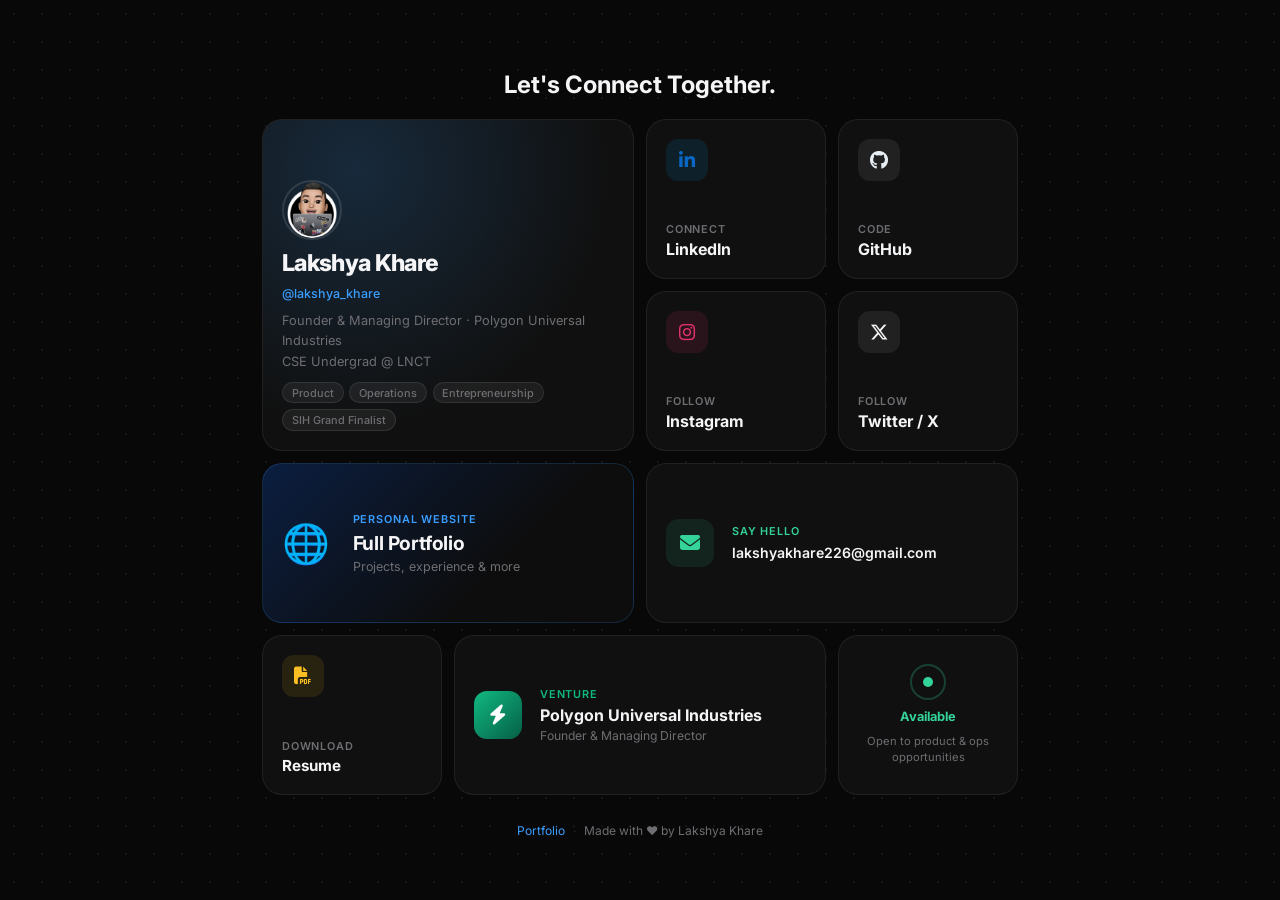
<file: bento.html>
<!DOCTYPE html>
<html lang="en">
<head>
  <meta charset="UTF-8">
  <meta name="viewport" content="width=device-width, initial-scale=1.0">
  <title>Lakshya Khare — Links</title>

  <!-- Primary Meta -->
  <meta name="description" content="All links for Lakshya Khare — Portfolio, Social Media, Resume, and more.">
  <meta name="author" content="Lakshya Khare">
  <meta name="robots" content="index, follow">

  <!-- Open Graph -->
  <meta property="og:type" content="website">
  <meta property="og:url" content="https://lakshya-khare.github.io/Portfolio/bento.html">
  <meta property="og:title" content="Lakshya Khare — Links">
  <meta property="og:description" content="Portfolio, Social Media, Resume, and more.">
  <meta property="og:image" content="https://lakshya-khare.github.io/Portfolio/assets/profile.png">

  <!-- Twitter -->
  <meta name="twitter:card" content="summary_large_image">
  <meta name="twitter:creator" content="@lakshya_khare">
  <meta name="twitter:title" content="Lakshya Khare — Links">
  <meta name="twitter:description" content="Portfolio, Social Media, Resume, and more.">

  <!-- Canonical -->
  <link rel="canonical" href="https://lakshya-khare.github.io/Portfolio/bento.html">

  <!-- Favicon -->
  <link rel="icon" type="image/png" sizes="32x32" href="assets/favicon/favicon-32x32.png">
  <link rel="apple-touch-icon" sizes="180x180" href="assets/favicon/apple-touch-icon.png">

  <!-- Fonts -->
  <link rel="preconnect" href="https://fonts.googleapis.com">
  <link rel="preconnect" href="https://fonts.gstatic.com" crossorigin>
  <link href="https://fonts.googleapis.com/css2?family=Inter:ital,wght@0,400;0,500;0,600;0,700;0,800;1,400&display=swap" rel="stylesheet">

  <!-- Icons -->
  <link rel="stylesheet" href="https://cdnjs.cloudflare.com/ajax/libs/font-awesome/6.5.1/css/all.min.css" integrity="sha512-DTOQO9RWCH3ppGqcWaEA1BIZOC6xxalwEsw9c2QQeAIftl+Vegovlnee1c9QX4TctnWMn13TZye+giMm8e2LwA==" crossorigin="anonymous" referrerpolicy="no-referrer">

  <style>
    *, *::before, *::after { box-sizing: border-box; margin: 0; padding: 0; }

    :root {
      --bg:         #080808;
      --card:       #101010;
      --card-hover: #161616;
      --border:     rgba(255, 255, 255, 0.07);
      --text:       #f5f5f7;
      --muted:      #6e6e73;
      --accent:     #3a9eff;
      --r:          20px;
      --gap:        12px;
      --col:        180px;
      --row:        160px;
      --ease:       cubic-bezier(.25, .1, .25, 1);
      --font:       'Inter', -apple-system, BlinkMacSystemFont, 'Segoe UI', sans-serif;
    }

    html { font-size: 16px; -webkit-font-smoothing: antialiased; }

    body {
      font-family: var(--font);
      background: var(--bg);
      color: var(--text);
      min-height: 100dvh;
      display: flex;
      flex-direction: column;
      align-items: center;
      justify-content: center;
      padding: 2.5rem 1rem 2rem;
    }

    /* Subtle dot grid background */
    body::before {
      content: '';
      position: fixed;
      inset: 0;
      background-image: radial-gradient(circle, rgba(255,255,255,.06) 1px, transparent 1px);
      background-size: 28px 28px;
      pointer-events: none;
      z-index: 0;
    }

    /* ── Bento grid ── */
    .bento {
      position: relative;
      z-index: 1;
      display: grid;
      grid-template-columns: repeat(4, var(--col));
      grid-auto-rows: var(--row);
      gap: var(--gap);
      width: 100%;
      max-width: calc(4 * var(--col) + 3 * var(--gap));
    }

    /* ── Base card ── */
    .card {
      background: var(--card);
      border: 1px solid var(--border);
      border-radius: var(--r);
      padding: 1.2rem;
      display: flex;
      flex-direction: column;
      text-decoration: none;
      color: var(--text);
      position: relative;
      overflow: hidden;
      cursor: pointer;
      transition:
        transform     .28s var(--ease),
        background    .28s var(--ease),
        border-color  .28s var(--ease),
        box-shadow    .28s var(--ease);
    }
    .card:focus-visible {
      outline: 2px solid var(--accent);
      outline-offset: 3px;
    }
    .card:hover {
      transform: translateY(-4px) scale(1.015);
      background: var(--card-hover);
      border-color: rgba(255, 255, 255, 0.13);
      box-shadow: 0 12px 40px rgba(0, 0, 0, .55);
    }

    /* Arrow shown on hover */
    .card__arrow {
      position: absolute;
      top: 1rem;
      right: 1rem;
      font-size: .75rem;
      color: var(--muted);
      opacity: 0;
      transform: translate(-3px, 3px);
      transition: opacity .22s var(--ease), transform .22s var(--ease);
    }
    .card:hover .card__arrow { opacity: 1; transform: translate(0, 0); }

    /* ── Grid placements ── */
    .card--profile   { grid-column: 1 / 3; grid-row: 1 / 3; }
    .card--linkedin  { grid-column: 3;     grid-row: 1;     }
    .card--github    { grid-column: 4;     grid-row: 1;     }
    .card--insta     { grid-column: 3;     grid-row: 2;     }
    .card--twitter   { grid-column: 4;     grid-row: 2;     }
    .card--portfolio { grid-column: 1 / 3; grid-row: 3;     }
    .card--email     { grid-column: 3 / 5; grid-row: 3;     }
    .card--resume    { grid-column: 1;     grid-row: 4;     }
    .card--company   { grid-column: 2 / 4; grid-row: 4;     }
    .card--status    { grid-column: 4;     grid-row: 4;     }

    /* ── Profile card ── */
    .card--profile {
      justify-content: flex-end;
      gap: .6rem;
    }
    .profile__glow {
      position: absolute;
      inset: 0;
      background: radial-gradient(ellipse at 25% 15%, rgba(58, 158, 255, .18) 0%, transparent 65%);
      pointer-events: none;
    }
    .profile__avatar {
      width: 60px;
      height: 60px;
      border-radius: 50%;
      object-fit: cover;
      border: 2px solid rgba(255, 255, 255, .12);
      position: relative;
      z-index: 1;
      flex-shrink: 0;
    }
    .profile__name {
      font-size: 1.45rem;
      font-weight: 800;
      letter-spacing: -.03em;
      line-height: 1.15;
      position: relative;
      z-index: 1;
    }
    .profile__handle {
      font-size: .78rem;
      color: var(--accent);
      font-weight: 500;
      position: relative;
      z-index: 1;
    }
    .profile__bio {
      font-size: .8rem;
      color: var(--muted);
      line-height: 1.6;
      position: relative;
      z-index: 1;
    }
    .profile__tags {
      display: flex;
      flex-wrap: wrap;
      gap: .35rem;
      position: relative;
      z-index: 1;
    }
    .profile__tag {
      font-size: .68rem;
      font-weight: 500;
      padding: .18rem .55rem;
      border-radius: 999px;
      background: rgba(255, 255, 255, .06);
      border: 1px solid rgba(255, 255, 255, .09);
      color: var(--muted);
    }

    /* ── Social cards ── */
    .card--social { justify-content: space-between; }
    .social__icon {
      width: 42px;
      height: 42px;
      border-radius: 12px;
      display: flex;
      align-items: center;
      justify-content: center;
      font-size: 1.15rem;
      flex-shrink: 0;
    }
    .social__label {
      font-size: .68rem;
      font-weight: 600;
      letter-spacing: .07em;
      text-transform: uppercase;
      color: var(--muted);
      margin-bottom: .2rem;
    }
    .social__name {
      font-size: 1rem;
      font-weight: 700;
    }

    /* LinkedIn */
    .card--linkedin .social__icon { background: rgba(0, 119, 181, .15); color: #0a66c2; }
    .card--linkedin:hover { border-color: rgba(10, 102, 194, .35); box-shadow: 0 12px 40px rgba(10, 102, 194, .18); }

    /* GitHub */
    .card--github .social__icon { background: rgba(255, 255, 255, .07); color: #e6edf3; }
    .card--github:hover { border-color: rgba(255, 255, 255, .18); }

    /* Instagram */
    .card--insta .social__icon { background: rgba(225, 48, 108, .12); color: #e1306c; }
    .card--insta:hover { border-color: rgba(225, 48, 108, .32); box-shadow: 0 12px 40px rgba(225, 48, 108, .14); }

    /* Twitter / X */
    .card--twitter .social__icon { background: rgba(255, 255, 255, .07); color: #f5f5f5; }
    .card--twitter:hover { border-color: rgba(255, 255, 255, .16); }

    /* ── Portfolio card ── */
    .card--portfolio {
      flex-direction: row;
      align-items: center;
      gap: 1.4rem;
      background: linear-gradient(135deg, #0b1e40 0%, #0d0d0d 65%);
      border-color: rgba(58, 158, 255, .18);
    }
    .card--portfolio:hover {
      border-color: rgba(58, 158, 255, .4);
      box-shadow: 0 12px 40px rgba(58, 158, 255, .16);
    }
    .port__emoji { font-size: 2.4rem; flex-shrink: 0; line-height: 1; }
    .port__chip {
      font-size: .68rem;
      font-weight: 600;
      letter-spacing: .08em;
      text-transform: uppercase;
      color: var(--accent);
      margin-bottom: .3rem;
    }
    .port__title {
      font-size: 1.2rem;
      font-weight: 700;
      letter-spacing: -.01em;
    }
    .port__sub {
      font-size: .78rem;
      color: var(--muted);
      margin-top: .25rem;
    }

    /* ── Email card ── */
    .card--email {
      flex-direction: row;
      align-items: center;
      gap: 1.1rem;
    }
    .card--email:hover { border-color: rgba(52, 211, 153, .3); box-shadow: 0 12px 40px rgba(52, 211, 153, .1); }
    .email__icon {
      width: 48px;
      height: 48px;
      border-radius: 13px;
      background: rgba(52, 211, 153, .1);
      color: #34d399;
      display: flex;
      align-items: center;
      justify-content: center;
      font-size: 1.25rem;
      flex-shrink: 0;
    }
    .email__chip {
      font-size: .68rem;
      font-weight: 600;
      letter-spacing: .08em;
      text-transform: uppercase;
      color: #34d399;
      margin-bottom: .3rem;
    }
    .email__addr {
      font-size: .88rem;
      font-weight: 600;
      word-break: break-all;
      line-height: 1.4;
    }

    /* ── Resume card ── */
    .card--resume { justify-content: space-between; }
    .card--resume:hover { border-color: rgba(251, 191, 36, .28); box-shadow: 0 12px 40px rgba(251, 191, 36, .1); }
    .resume__icon {
      width: 42px;
      height: 42px;
      border-radius: 12px;
      background: rgba(251, 191, 36, .1);
      color: #fbbf24;
      display: flex;
      align-items: center;
      justify-content: center;
      font-size: 1.1rem;
    }
    .resume__chip {
      font-size: .68rem;
      font-weight: 600;
      letter-spacing: .07em;
      text-transform: uppercase;
      color: var(--muted);
      margin-bottom: .2rem;
    }
    .resume__title {
      font-size: .95rem;
      font-weight: 700;
    }

    /* ── Company card ── */
    .card--company {
      flex-direction: row;
      align-items: center;
      gap: 1.1rem;
    }
    .card--company:hover { border-color: rgba(16, 185, 129, .28); box-shadow: 0 12px 40px rgba(16, 185, 129, .1); }
    .company__logo {
      width: 48px;
      height: 48px;
      border-radius: 13px;
      background: linear-gradient(135deg, #10b981, #065f46);
      color: #fff;
      display: flex;
      align-items: center;
      justify-content: center;
      font-size: 1.25rem;
      flex-shrink: 0;
    }
    .company__chip {
      font-size: .68rem;
      font-weight: 600;
      letter-spacing: .08em;
      text-transform: uppercase;
      color: #10b981;
      margin-bottom: .3rem;
    }
    .company__name { font-size: 1rem; font-weight: 700; }
    .company__role { font-size: .76rem; color: var(--muted); margin-top: .2rem; }

    /* ── Status card ── */
    .card--status {
      align-items: center;
      justify-content: center;
      text-align: center;
      gap: .55rem;
    }
    .status__ring {
      width: 36px;
      height: 36px;
      border-radius: 50%;
      border: 2px solid rgba(52, 211, 153, .25);
      display: flex;
      align-items: center;
      justify-content: center;
      animation: ring-pulse 2.2s ease-in-out infinite;
    }
    .status__dot {
      width: 10px;
      height: 10px;
      border-radius: 50%;
      background: #34d399;
    }
    @keyframes ring-pulse {
      0%, 100% { border-color: rgba(52, 211, 153, .25); }
      50%       { border-color: rgba(52, 211, 153, .6);  }
    }
    .status__label { font-size: .8rem; font-weight: 700; color: #34d399; }
    .status__text  { font-size: .7rem; color: var(--muted); line-height: 1.5; }

    /* ── Footer ── */
    .bento-footer {
      position: relative;
      z-index: 1;
      margin-top: 1.75rem;
      text-align: center;
      color: var(--muted);
      font-size: .75rem;
      display: flex;
      align-items: center;
      gap: .5rem;
    }
    .bento-footer a { color: var(--accent); text-decoration: none; }
    .bento-footer a:hover { text-decoration: underline; }
    .footer__sep { opacity: .3; }

    /* ── Responsive — tablet ── */
    @media (max-width: 800px) {
      :root { --col: 150px; --row: 140px; }
    }

    /* ── Responsive — mobile ── */
    @media (max-width: 640px) {
      :root { --col: 1fr; --row: 130px; --gap: 10px; }

      .bento {
        grid-template-columns: repeat(2, 1fr);
        grid-auto-rows: var(--row);
        max-width: 100%;
      }

      /* Re-place every card for 2-col layout */
      .card--profile   { grid-column: 1 / 3; grid-row: 1 / 3; }
      .card--linkedin  { grid-column: 1;     grid-row: 3;     }
      .card--github    { grid-column: 2;     grid-row: 3;     }
      .card--insta     { grid-column: 1;     grid-row: 4;     }
      .card--twitter   { grid-column: 2;     grid-row: 4;     }
      .card--portfolio { grid-column: 1 / 3; grid-row: 5;     }
      .card--email     { grid-column: 1 / 3; grid-row: 6;     }
      .card--resume    { grid-column: 1;     grid-row: 7;     }
      .card--company   { grid-column: 1 / 3; grid-row: 8;     }
      .card--status    { grid-column: 2;     grid-row: 7;     }

      /* Keep wide cards as rows — they span full width so row layout fits fine */
      .card--portfolio { flex-direction: row; align-items: center; gap: .85rem; }
      .card--email     { flex-direction: row; align-items: center; gap: .85rem; }
      .card--company   { flex-direction: row; }

      .port__emoji  { font-size: 1.6rem; }
      .port__chip   { font-size: .62rem; }
      .port__title  { font-size: .95rem; }
      .port__sub    { font-size: .72rem; }

      .email__icon  { width: 40px; height: 40px; font-size: 1rem; flex-shrink: 0; }
      .email__chip  { font-size: .62rem; }
      .email__addr  { font-size: .78rem; }
    }
  </style>
</head>
<body>
<h2>Let's Connect Together.</h2><br>
  <main class="bento" aria-label="Links">

    

    <!-- ── Profile ── -->
    <div class="card card--profile" role="region" aria-label="Profile">
      <div class="profile__glow" aria-hidden="true"></div>
      <img
        class="profile__avatar"
        src="assets/profile.png"
        alt="Lakshya Khare"
        width="60" height="60"
        onerror="this.style.display='none'"
      >
      <div class="profile__name">Lakshya Khare</div>
      <div class="profile__handle">@lakshya_khare</div>
      <p class="profile__bio">Founder &amp; Managing Director · Polygon Universal Industries<br>CSE Undergrad @ LNCT</p>
      <div class="profile__tags">
        <span class="profile__tag">Product</span>
        <span class="profile__tag">Operations</span>
        <span class="profile__tag">Entrepreneurship</span>
        <span class="profile__tag">SIH Grand Finalist</span>
      </div>
    </div>

    <!-- ── LinkedIn ── -->
    <a class="card card--social card--linkedin" href="https://linkedin.com/in/lakshyakhare" target="_blank" rel="noopener noreferrer" aria-label="LinkedIn profile">
      <div class="social__icon" aria-hidden="true"><i class="fa-brands fa-linkedin-in"></i></div>
      <div>
        <div class="social__label">Connect</div>
        <div class="social__name">LinkedIn</div>
      </div>
      <i class="fa-solid fa-arrow-up-right-from-square card__arrow" aria-hidden="true"></i>
    </a>

    <!-- ── GitHub ── -->
    <a class="card card--social card--github" href="https://github.com/lakshya-khare" target="_blank" rel="noopener noreferrer" aria-label="GitHub profile">
      <div class="social__icon" aria-hidden="true"><i class="fa-brands fa-github"></i></div>
      <div>
        <div class="social__label">Code</div>
        <div class="social__name">GitHub</div>
      </div>
      <i class="fa-solid fa-arrow-up-right-from-square card__arrow" aria-hidden="true"></i>
    </a>

    <!-- ── Instagram ── -->
    <a class="card card--social card--insta" href="https://instagram.com/lakshya_khare" target="_blank" rel="noopener noreferrer" aria-label="Instagram profile">
      <div class="social__icon" aria-hidden="true"><i class="fa-brands fa-instagram"></i></div>
      <div>
        <div class="social__label">Follow</div>
        <div class="social__name">Instagram</div>
      </div>
      <i class="fa-solid fa-arrow-up-right-from-square card__arrow" aria-hidden="true"></i>
    </a>

    <!-- ── Twitter / X ── -->
    <a class="card card--social card--twitter" href="https://twitter.com/lakshya_khare" target="_blank" rel="noopener noreferrer" aria-label="Twitter / X profile">
      <div class="social__icon" aria-hidden="true"><i class="fa-brands fa-x-twitter"></i></div>
      <div>
        <div class="social__label">Follow</div>
        <div class="social__name">Twitter / X</div>
      </div>
      <i class="fa-solid fa-arrow-up-right-from-square card__arrow" aria-hidden="true"></i>
    </a>

    <!-- ── Portfolio ── -->
    <a class="card card--portfolio" href="https://lakshya-khare.github.io/Portfolio/" target="_blank" rel="noopener noreferrer" aria-label="Portfolio website">
      <div class="port__emoji" aria-hidden="true">🌐</div>
      <div>
        <div class="port__chip">Personal Website</div>
        <div class="port__title">Full Portfolio</div>
        <div class="port__sub">Projects, experience &amp; more</div>
      </div>
      <i class="fa-solid fa-arrow-up-right-from-square card__arrow" aria-hidden="true"></i>
    </a>

    <!-- ── Email ── -->
    <a class="card card--email" href="mailto:lakshyakhare226@gmail.com" aria-label="Send an email">
      <div class="email__icon" aria-hidden="true"><i class="fa-solid fa-envelope"></i></div>
      <div>
        <div class="email__chip">Say Hello</div>
        <div class="email__addr">lakshyakhare226@gmail.com</div>
      </div>
      <i class="fa-solid fa-arrow-up-right-from-square card__arrow" aria-hidden="true"></i>
    </a>

    <!-- ── Resume ── -->
    <a class="card card--resume" href="assets/resume.pdf" target="_blank" rel="noopener noreferrer" aria-label="Download resume">
      <div class="resume__icon" aria-hidden="true"><i class="fa-solid fa-file-pdf"></i></div>
      <div>
        <div class="resume__chip">Download</div>
        <div class="resume__title">Resume</div>
      </div>
      <i class="fa-solid fa-arrow-up-right-from-square card__arrow" aria-hidden="true"></i>
    </a>

    <!-- ── Company ── -->
    <div class="card card--company" role="region" aria-label="Company">
      <div class="company__logo" aria-hidden="true"><i class="fa-solid fa-bolt"></i></div>
      <div>
        <div class="company__chip">Venture</div>
        <div class="company__name">Polygon Universal Industries</div>
        <div class="company__role">Founder &amp; Managing Director</div>
      </div>
    </div>

    <!-- ── Status ── -->
    <div class="card card--status" role="status" aria-label="Availability status">
      <div class="status__ring" aria-hidden="true">
        <div class="status__dot"></div>
      </div>
      <div class="status__label">Available</div>
      <p class="status__text">Open to product &amp; ops opportunities</p>
    </div>

  </main>

  <footer class="bento-footer">
    <a href="https://lakshya-khare.github.io/Portfolio/">Portfolio</a>
    <span class="footer__sep">·</span>
    <span>Made with ❤️ by Lakshya Khare</span>
  </footer>

</body>
</html>
</file>
